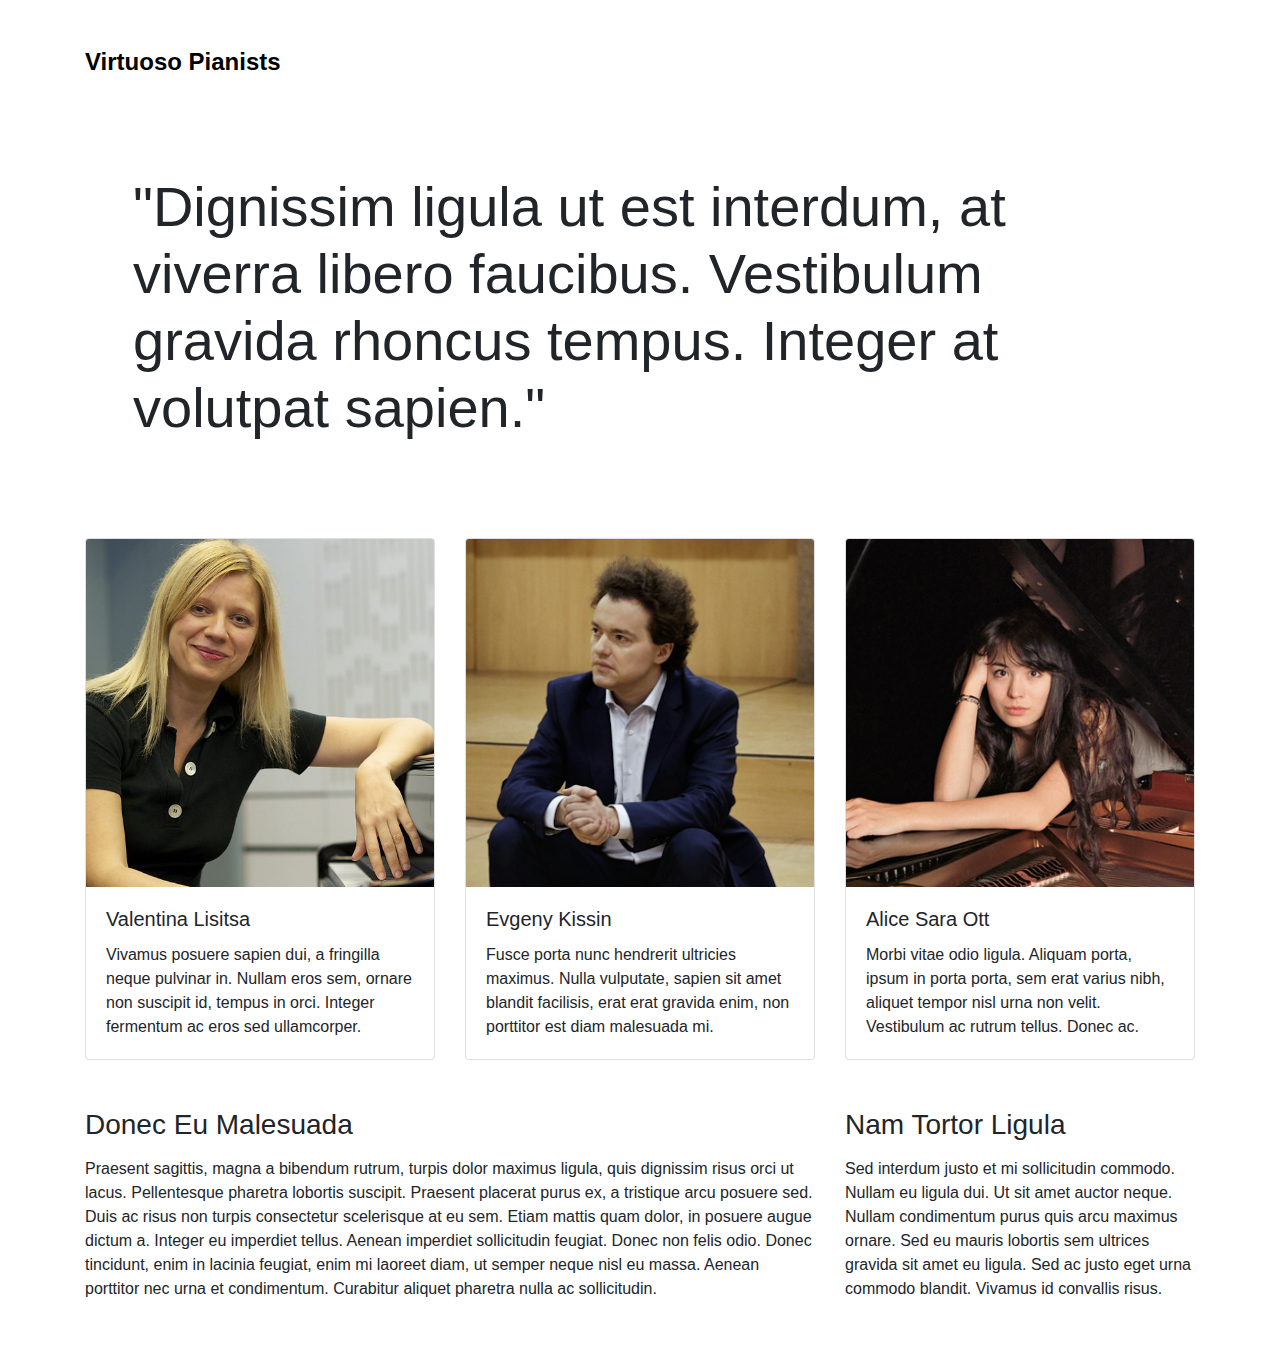
<file: index.html>
<!doctype html>

<html lang="en">

    <head>
        <title>Virtuoso Pianists</title>
        <meta charset="utf-8">
        <meta name="viewport" content="width=device-width, initial-scale=1, shrink-to-fit=no">
        <link rel="stylesheet" href="css/bootstrap.css">
        <link rel="stylesheet" href="css/custom.css"> 
    </head>

    <body>

        <div class="container">

            <h1 class="mt-5"><a href="index.html">Virtuoso Pianists</a></h1>
            <p class="display-4 my-5 p-5"><strong>"</strong>Dignissim ligula ut est interdum, at viverra libero faucibus. Vestibulum gravida rhoncus tempus. Integer at volutpat sapien.<strong>"</strong></p>

            <div class="row">

                <div class="col-md mb-5">
                    <a href="valentina.html" class="card">
                        <img src="images/valentina.jpg" class="card-img-top" alt="Pianist Valentina Lisitsa.">
                        <div class="card-body">
                          <h5 class="card-title">Valentina Lisitsa</h5>
                          <p class="card-text">Vivamus posuere sapien dui, a fringilla neque pulvinar in. Nullam eros sem, ornare non suscipit id, tempus in orci. Integer fermentum ac eros sed ullamcorper.</p>
                        </div>
                    </a>
                </div>

                <div class="col-md mb-5">
                    <a href="evgeny.html" class="card">
                        <img src="images/evgeny.png" class="card-img-top" alt="Pianist Evgeny Kissin.">
                        <div class="card-body">
                          <h5 class="card-title">Evgeny Kissin</h5>
                          <p class="card-text">Fusce porta nunc hendrerit ultricies maximus. Nulla vulputate, sapien sit amet blandit facilisis, erat erat gravida enim, non porttitor est diam malesuada mi.</p>
                        </div>
                    </a>
                </div>

                <div class="col-md mb-5">
                    <a href="alice.html" class="card">
                        <img src="images/alice.jpg" class="card-img-top" alt="Pianist Alice Sara Ott.">
                        <div class="card-body">
                          <h5 class="card-title">Alice Sara Ott</h5>
                          <p class="card-text">Morbi vitae odio ligula. Aliquam porta, ipsum in porta porta, sem erat varius nibh, aliquet tempor nisl urna non velit. Vestibulum ac rutrum tellus. Donec ac.</p>
                        </div>
                    </a>
                </div>

            </div>

            <div class="row">

                <div class="col-lg-8 mb-5">
                    <h3 class="mb-3">Donec Eu Malesuada</h3>
                    <p>Praesent sagittis, magna a bibendum rutrum, turpis dolor maximus ligula, quis dignissim risus orci ut lacus. Pellentesque pharetra lobortis suscipit. Praesent placerat purus ex, a tristique arcu posuere sed. Duis ac risus non turpis consectetur scelerisque at eu sem. Etiam mattis quam dolor, in posuere augue dictum a. Integer eu imperdiet tellus. Aenean imperdiet sollicitudin feugiat. Donec non felis odio. Donec tincidunt, enim in lacinia feugiat, enim mi laoreet diam, ut semper neque nisl eu massa. Aenean porttitor nec urna et condimentum. Curabitur aliquet pharetra nulla ac sollicitudin.</p>
                </div>

                <div class="col-lg-4 mb-5">
                    <h3 class="mb-3">Nam Tortor Ligula</h3>
                    <p>Sed interdum justo et mi sollicitudin commodo. Nullam eu ligula dui. Ut sit amet auctor neque. Nullam condimentum purus quis arcu maximus ornare. Sed eu mauris lobortis sem ultrices gravida sit amet eu ligula. Sed ac justo eget urna commodo blandit. Vivamus id convallis risus.</p>
                </div>
                
            </div>

        </div>
        
    </body>
</html>
</file>
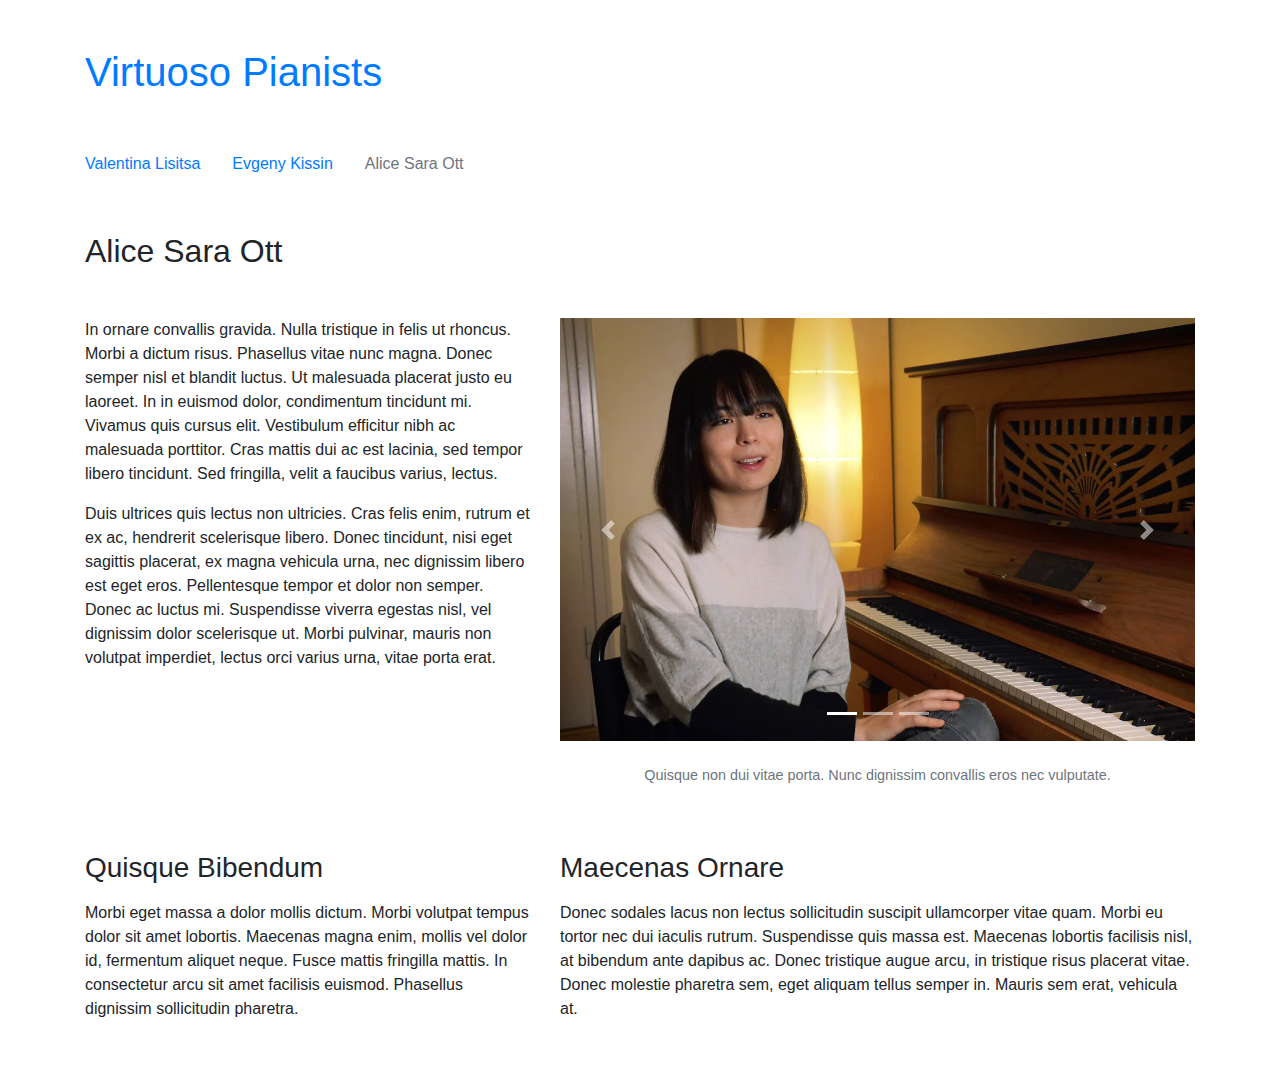
<file: alice.html>
<!doctype html>

<html lang="en">

    <head>
        <title>Alice Sara Ott - Virtuoso Pianists</title>
        <meta charset="utf-8">
        <meta name="viewport" content="width=device-width, initial-scale=1, shrink-to-fit=no">
        <link rel="stylesheet" href="css/bootstrap.css">
    </head>

    <body>

        <div class="container">

            <h1 class="my-5"><a href="index.html">Virtuoso Pianists</a></h1>

            <nav class="nav nav-pills my-5">
                <a class="nav-link pl-0" href="valentina.html">Valentina Lisitsa</a>
                <a class="nav-link" href="evgeny.html">Evgeny Kissin</a>
                <a class="nav-link disabled" href="alice.html" tabindex="-1" aria-disabled="true">Alice Sara Ott</a>
            </nav>

            <h2 class="my-5">Alice Sara Ott</h2>

            <div class="row mb-5">

                <div class="col-lg-5">
                    <p>In ornare convallis gravida. Nulla tristique in felis ut rhoncus. Morbi a dictum risus. Phasellus vitae nunc magna. Donec semper nisl et blandit luctus. Ut malesuada placerat justo eu laoreet. In in euismod dolor, condimentum tincidunt mi. Vivamus quis cursus elit. Vestibulum efficitur nibh ac malesuada porttitor. Cras mattis dui ac est lacinia, sed tempor libero tincidunt. Sed fringilla, velit a faucibus varius, lectus.</p>
                    <p>Duis ultrices quis lectus non ultricies. Cras felis enim, rutrum et ex ac, hendrerit scelerisque libero. Donec tincidunt, nisi eget sagittis placerat, ex magna vehicula urna, nec dignissim libero est eget eros. Pellentesque tempor et dolor non semper. Donec ac luctus mi. Suspendisse viverra egestas nisl, vel dignissim dolor scelerisque ut. Morbi pulvinar, mauris non volutpat imperdiet, lectus orci varius urna, vitae porta erat.</p>
                </div>

                <div class="col-lg-7 media-main">
                    <div id="carouselExampleIndicators" class="carousel slide mb-5" data-ride="carousel">
                        <ol class="carousel-indicators">
                            <li data-target="#carouselExampleIndicators" data-slide-to="0" class="active"></li>
                            <li data-target="#carouselExampleIndicators" data-slide-to="1"></li>
                            <li data-target="#carouselExampleIndicators" data-slide-to="2"></li>
                        </ol>
                        <div class="carousel-inner">
                            <div class="carousel-item active">
                            <img src="images/alice_carousel_1.jpg" class="d-block w-100" alt="Pianist Alice Sara Ott.">
                            </div>
                            <div class="carousel-item">
                            <img src="images/alice_carousel_2.jpg" class="d-block w-100" alt="Pianist Alice Sara Ott.">
                            </div>
                            <div class="carousel-item">
                            <img src="images/alice_carousel_3.jpg" class="d-block w-100" alt="Pianist Alice Sara Ott.">
                            </div>
                        </div>
                        <a class="carousel-control-prev" href="#carouselExampleIndicators" role="button" data-slide="prev">
                            <span class="carousel-control-prev-icon" aria-hidden="true"></span>
                            <span class="sr-only">Previous</span>
                        </a>
                        <a class="carousel-control-next" href="#carouselExampleIndicators" role="button" data-slide="next">
                            <span class="carousel-control-next-icon" aria-hidden="true"></span>
                            <span class="sr-only">Next</span>
                        </a>
                    </div>
                    <p class="figure-caption text-center mt-n4">Quisque non dui vitae porta. Nunc dignissim convallis eros nec vulputate.</p>
                </div>

            </div>

            <div class="row">

                <div class="col-md-5 mb-5">
                    <h3 class="mb-3">Quisque Bibendum</h3>
                    <p>Morbi eget massa a dolor mollis dictum. Morbi volutpat tempus dolor sit amet lobortis. Maecenas magna enim, mollis vel dolor id, fermentum aliquet neque. Fusce mattis fringilla mattis. In consectetur arcu sit amet facilisis euismod. Phasellus dignissim sollicitudin pharetra.</p>
                </div>

                <div class="col-md-7 mb-5">
                    <h3 class="mb-3">Maecenas Ornare</h3>
                    <p>Donec sodales lacus non lectus sollicitudin suscipit ullamcorper vitae quam. Morbi eu tortor nec dui iaculis rutrum. Suspendisse quis massa est. Maecenas lobortis facilisis nisl, at bibendum ante dapibus ac. Donec tristique augue arcu, in tristique risus placerat vitae. Donec molestie pharetra sem, eget aliquam tellus semper in. Mauris sem erat, vehicula at.</p>
                </div>

            </div>

        </div>
        
        <!-- JavaScript for Carousel -->
        <script src="https://code.jquery.com/jquery-3.3.1.slim.min.js" integrity="sha384-q8i/X+965DzO0rT7abK41JStQIAqVgRVzpbzo5smXKp4YfRvH+8abtTE1Pi6jizo" crossorigin="anonymous"></script>
        <script src="https://cdn.jsdelivr.net/npm/popper.js@1.16.0/dist/umd/popper.min.js" integrity="sha384-Q6E9RHvbIyZFJoft+2mJbHaEWldlvI9IOYy5n3zV9zzTtmI3UksdQRVvoxMfooAo" crossorigin="anonymous"></script>
        <script src="https://stackpath.bootstrapcdn.com/bootstrap/4.3.1/js/bootstrap.min.js" integrity="sha384-JjSmVgyd0p3pXB1rRibZUAYoIIy6OrQ6VrjIEaFf/nJGzIxFDsf4x0xIM+B07jRM" crossorigin="anonymous"></script>
    
    </body>
</html>
</file>
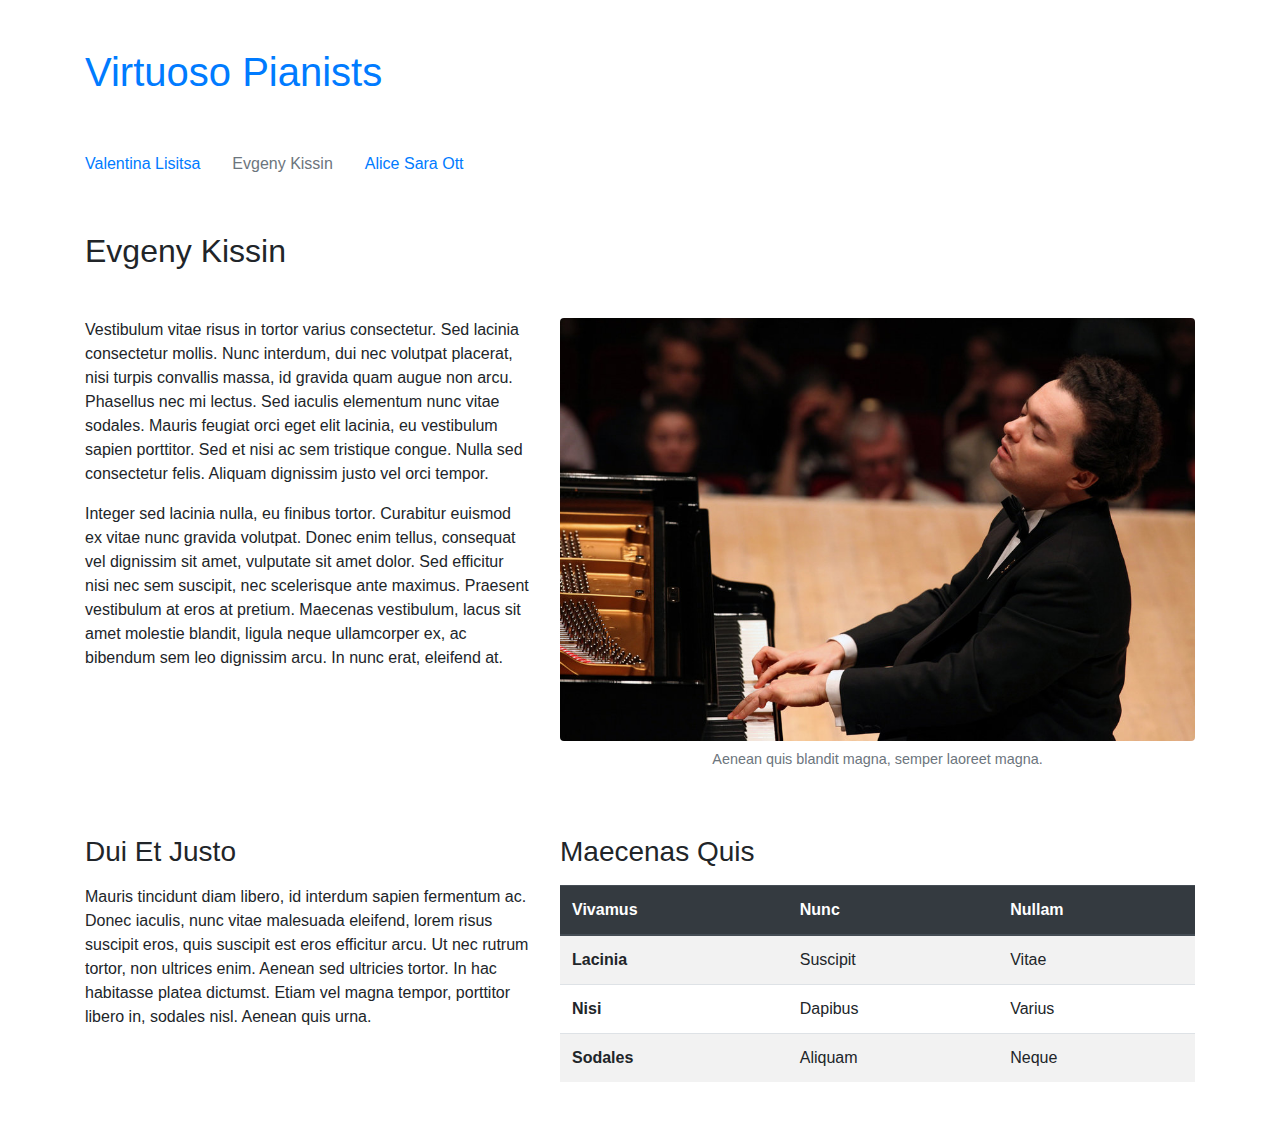
<file: evgeny.html>
<!doctype html>

<html lang="en">

    <head>
        <title>Evgeny Kissin - Virtuoso Pianists</title>
        <meta charset="utf-8">
        <meta name="viewport" content="width=device-width, initial-scale=1, shrink-to-fit=no">
        <link rel="stylesheet" href="css/bootstrap.css">
    </head>

    <body>

        <div class="container">

            <h1 class="my-5"><a href="index.html">Virtuoso Pianists</a></h1>

            <nav class="nav nav-pills my-5">
                <a class="nav-link pl-0" href="valentina.html">Valentina Lisitsa</a>
                <a class="nav-link disabled" href="evgeny.html" tabindex="-1" aria-disabled="true">Evgeny Kissin</a>
                <a class="nav-link" href="alice.html">Alice Sara Ott</a>
            </nav>

            <h2 class="my-5">Evgeny Kissin</h2>

            <div class="row mb-5">

                <div class="col-lg-5">
                    <p>Vestibulum vitae risus in tortor varius consectetur. Sed lacinia consectetur mollis. Nunc interdum, dui nec volutpat placerat, nisi turpis convallis massa, id gravida quam augue non arcu. Phasellus nec mi lectus. Sed iaculis elementum nunc vitae sodales. Mauris feugiat orci eget elit lacinia, eu vestibulum sapien porttitor. Sed et nisi ac sem tristique congue. Nulla sed consectetur felis. Aliquam dignissim justo vel orci tempor.</p>
                    <p>Integer sed lacinia nulla, eu finibus tortor. Curabitur euismod ex vitae nunc gravida volutpat. Donec enim tellus, consequat vel dignissim sit amet, vulputate sit amet dolor. Sed efficitur nisi nec sem suscipit, nec scelerisque ante maximus. Praesent vestibulum at eros at pretium. Maecenas vestibulum, lacus sit amet molestie blandit, ligula neque ullamcorper ex, ac bibendum sem leo dignissim arcu. In nunc erat, eleifend at.</p>
                </div>

                <div class="col-lg-7 media-main">
                    <figure class="figure">
                        <img src="images/evgeny_main.jpg" class="figure-img img-fluid rounded" alt="Pianist Evgeny Kissin.">
                        <figcaption class="figure-caption text-center">Aenean quis blandit magna, semper laoreet magna.</figcaption>
                    </figure>
                </div>
            </div>

            <div class="row">

                <div class="col-md-5 mb-5">
                    <h3 class="mb-3">Dui Et Justo</h3>
                    <p>Mauris tincidunt diam libero, id interdum sapien fermentum ac. Donec iaculis, nunc vitae malesuada eleifend, lorem risus suscipit eros, quis suscipit est eros efficitur arcu. Ut nec rutrum tortor, non ultrices enim. Aenean sed ultricies tortor. In hac habitasse platea dictumst. Etiam vel magna tempor, porttitor libero in, sodales nisl. Aenean quis urna.</p>
                </div>

                <div class="col-md-7 mb-5">
                    <h3 class="mb-3">Maecenas Quis</h3>

                    <table class="table table-striped">
                        <thead class="thead-dark">
                            <tr>
                                <th scope="col">Vivamus</th>
                                <th scope="col">Nunc</th>
                                <th scope="col">Nullam</th>
                            </tr>
                        </thead>
                        <tbody>
                            <tr>
                                <th scope="row">Lacinia</th>
                                <td>Suscipit</td>
                                <td>Vitae</td>
                            </tr>
                            <tr>
                                <th scope="row">Nisi</th>
                                <td>Dapibus</td>
                                <td>Varius</td>
                            </tr>
                            <tr>
                                <th scope="row">Sodales</th>
                                <td>Aliquam</td>
                                <td>Neque</td>
                            </tr>
                        </tbody>
                    </table>

                </div>

            </div>

        </div>
        
    </body>
</html>
</file>
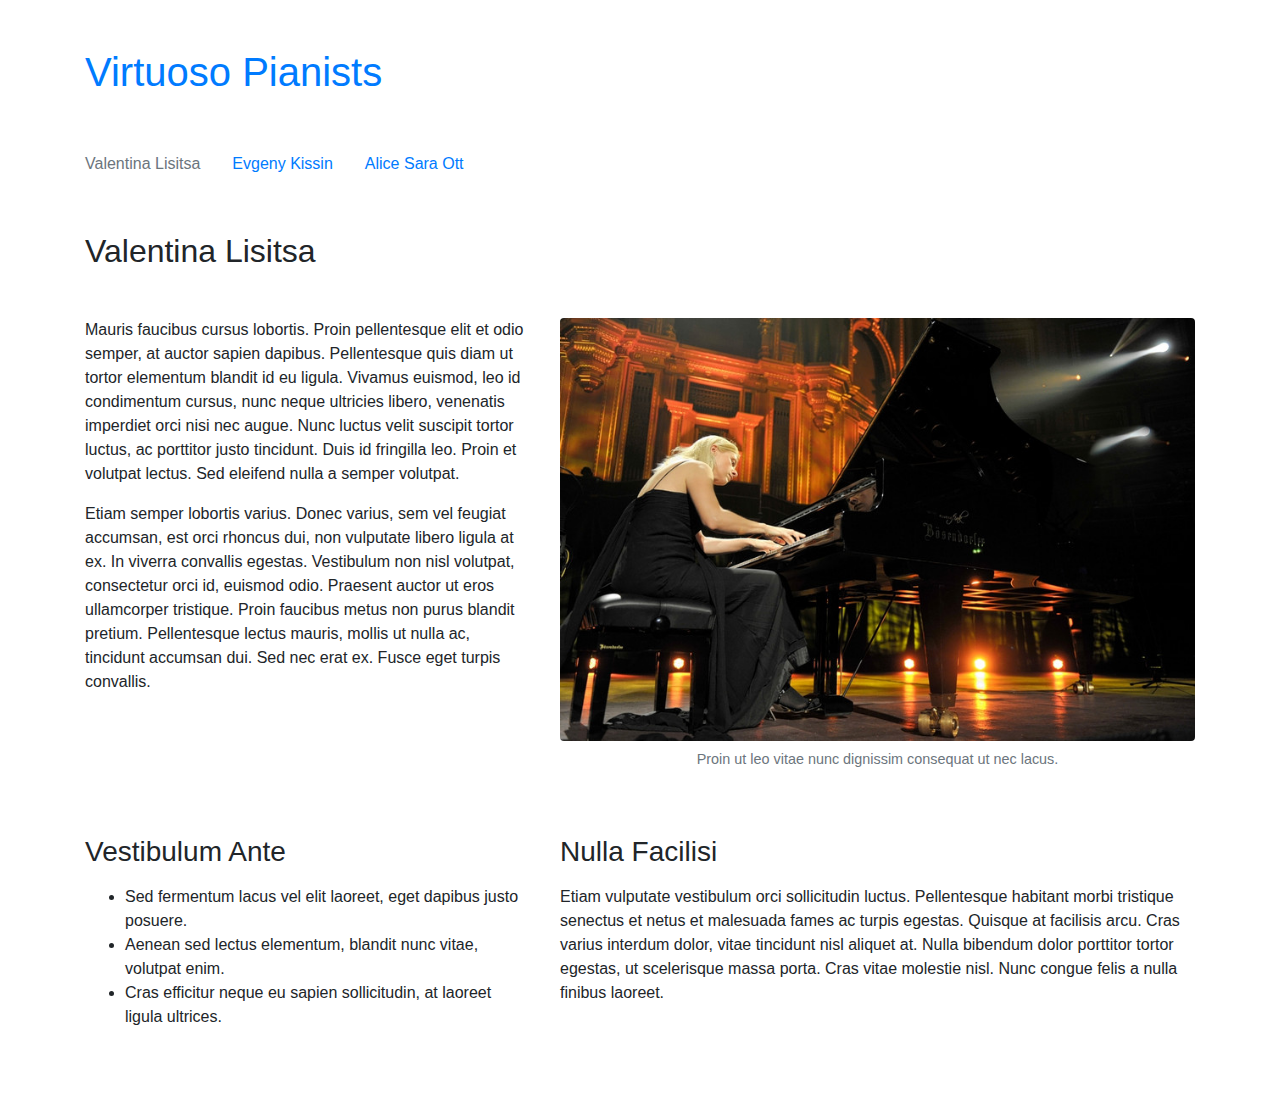
<file: valentina.html>
<!doctype html>

<html lang="en">

    <head>
        <title>Valentina Lisitsa - Virtuoso Pianists</title>
        <meta charset="utf-8">
        <meta name="viewport" content="width=device-width, initial-scale=1, shrink-to-fit=no">
        <link rel="stylesheet" href="css/bootstrap.css">
    </head>

    <body>

        <div class="container">

            <h1 class="my-5"><a href="index.html">Virtuoso Pianists</a></h1>

            <nav class="nav nav-pills my-5">
                <a class="nav-link disabled pl-0" href="valentina.html" tabindex="-1" aria-disabled="true">Valentina Lisitsa</a>
                <a class="nav-link" href="evgeny.html">Evgeny Kissin</a>
                <a class="nav-link" href="alice.html">Alice Sara Ott</a>
            </nav>

            <h2 class="my-5">Valentina Lisitsa</h2>

            <div class="row mb-5">

                <div class="col-lg-5">
                    <p>Mauris faucibus cursus lobortis. Proin pellentesque elit et odio semper, at auctor sapien dapibus. Pellentesque quis diam ut tortor elementum blandit id eu ligula. Vivamus euismod, leo id condimentum cursus, nunc neque ultricies libero, venenatis imperdiet orci nisi nec augue. Nunc luctus velit suscipit tortor luctus, ac porttitor justo tincidunt. Duis id fringilla leo. Proin et volutpat lectus. Sed eleifend nulla a semper volutpat.</p>
                    <p>Etiam semper lobortis varius. Donec varius, sem vel feugiat accumsan, est orci rhoncus dui, non vulputate libero ligula at ex. In viverra convallis egestas. Vestibulum non nisl volutpat, consectetur orci id, euismod odio. Praesent auctor ut eros ullamcorper tristique. Proin faucibus metus non purus blandit pretium. Pellentesque lectus mauris, mollis ut nulla ac, tincidunt accumsan dui. Sed nec erat ex. Fusce eget turpis convallis.</p>
                </div>

                <div class="col-lg-7 media-main">
                    <figure class="figure">
                        <img src="images/valentina_main.jpg" class="figure-img img-fluid rounded" alt="Pianist Valentina Lisitsa.">
                        <figcaption class="figure-caption text-center">Proin ut leo vitae nunc dignissim consequat ut nec lacus.</figcaption>
                      </figure>
                </div>
            </div>

            <div class="row">

                <div class="col-md-5 mb-5">
                    <h3 class="mb-3">Vestibulum Ante</h3>
                    <ul>
                        <li>Sed fermentum lacus vel elit laoreet, eget dapibus justo posuere.</li>
                        <li>Aenean sed lectus elementum, blandit nunc vitae, volutpat enim.</li>
                        <li>Cras efficitur neque eu sapien sollicitudin, at laoreet ligula ultrices.</li>
                    </ul>  
                </div>

                <div class="col-md-7 mb-5">
                    <h3 class="mb-3">Nulla Facilisi</h3>
                    <p>Etiam vulputate vestibulum orci sollicitudin luctus. Pellentesque habitant morbi tristique senectus et netus et malesuada fames ac turpis egestas. Quisque at facilisis arcu. Cras varius interdum dolor, vitae tincidunt nisl aliquet at. Nulla bibendum dolor porttitor tortor egestas, ut scelerisque massa porta. Cras vitae molestie nisl. Nunc congue felis a nulla finibus laoreet.</p>
                </div>

            </div>

        </div>
        
    </body>
</html>
</file>
<file: css/custom.css>
/* Typography */
h1 {
  font-size: 1.5rem;
  font-weight: bold;
}

h1 a {
  color: black;
}

h1 a:hover {
  color: inherit;
  text-decoration: none;
  border-bottom: 2px solid #4287f5;
}

h2 {
  font-size: 3rem;
  font-weight: bold;
}

/* Card */
a.card {
  text-decoration: inherit;
  color: inherit;
  -webkit-transition: background-color 0.5s ease, color 0.5s ease;
  transition: background-color 0.5s ease, color 0.5s ease;
}

a.card:hover {
  color: white;
  background-color: #4287f5;
}

/* UI Elements */
.top-bar {
  height: 0.5rem;
  background-color: #4287f5;
}

.line {
  height: 1px;
  background-color: lightgrey;
}

/* Media Queries */
@media (max-width: 1199px) {
  .display-4 {
    font-size: 2.75rem;
  }
}

@media (max-width: 991px) {
  .display-4 {
    font-size: 2rem;
  }
  .media-main {
    margin: 1rem 0;
  }
}

@media (max-width: 767px) {
  .display-4 {
    font-size: 1.5rem;
  }
}
/*# sourceMappingURL=custom.css.map */
</file>
